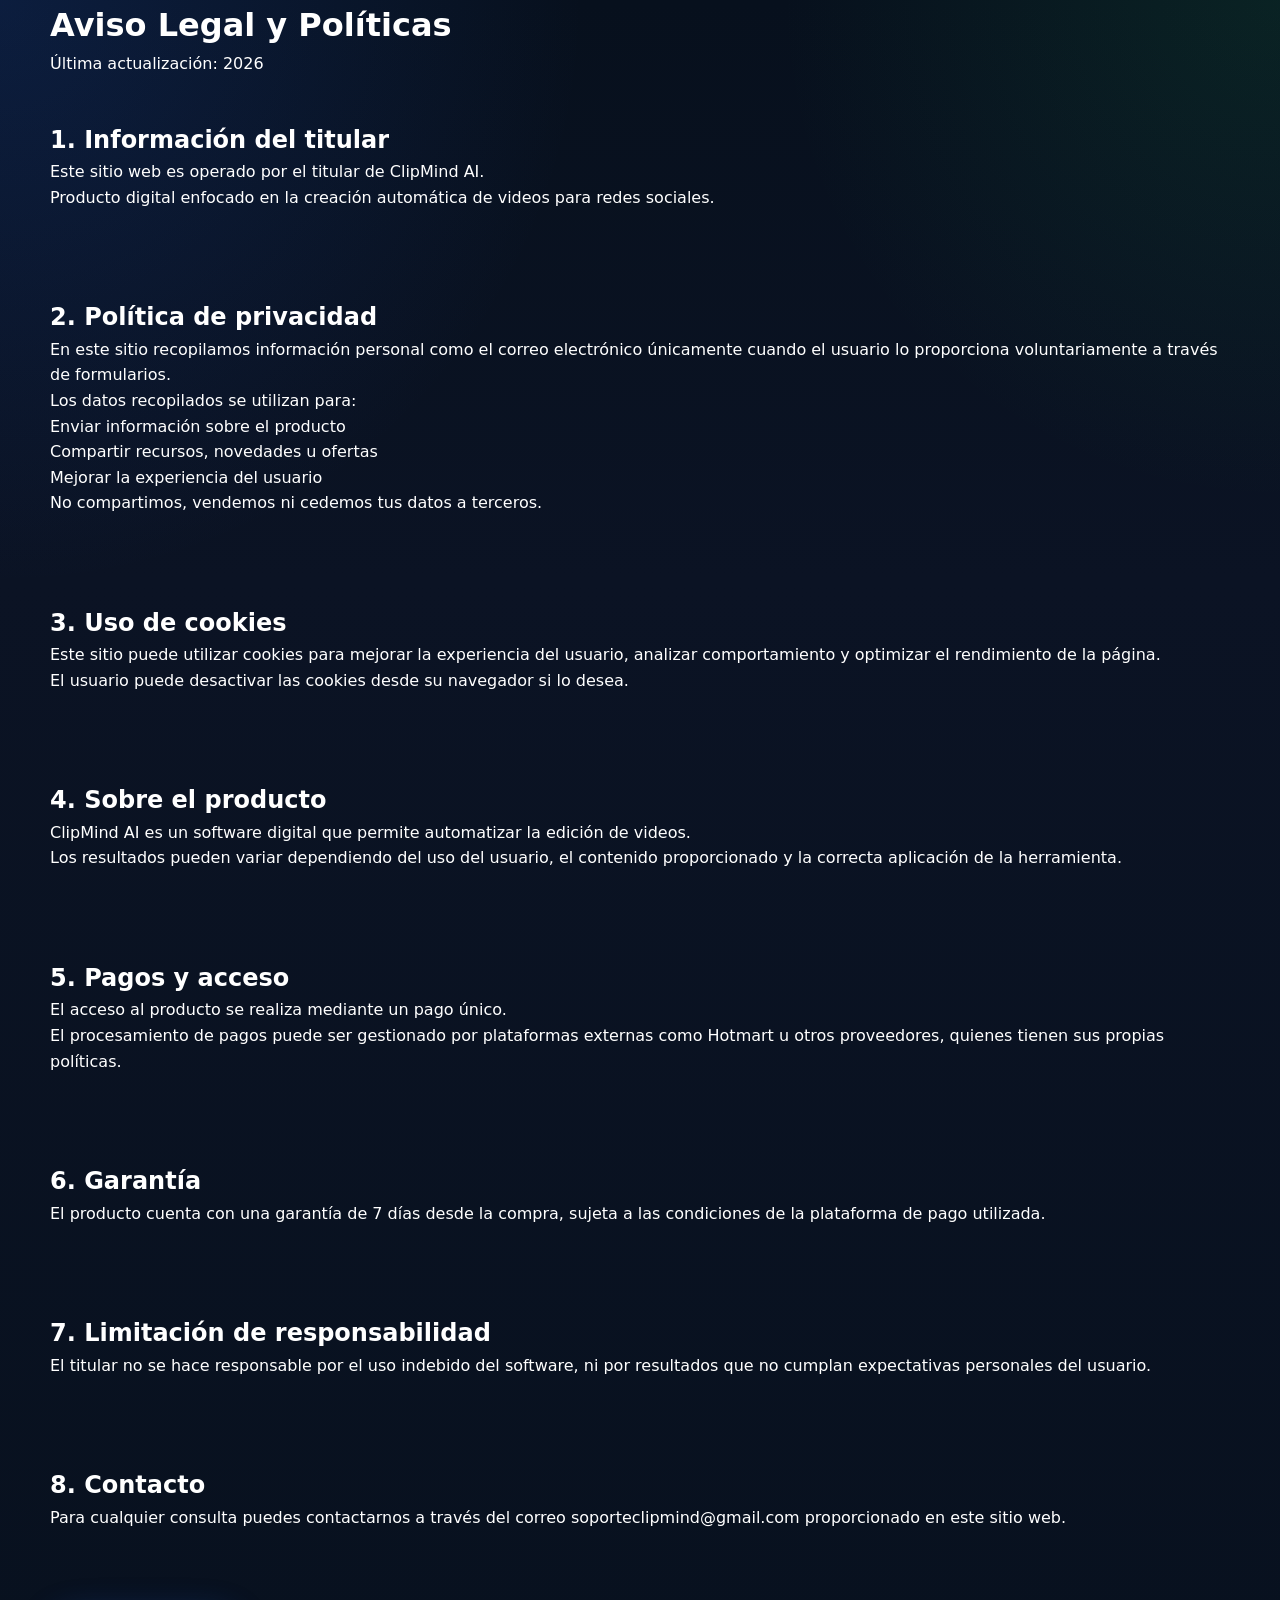
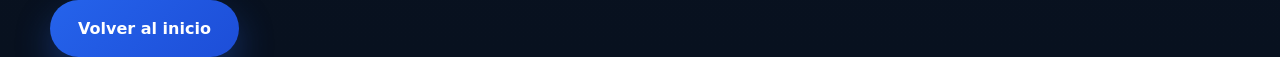
<file: legal.html>
<!DOCTYPE html>
<html lang="es">
<head>
  <meta charset="UTF-8">
  <meta name="viewport" content="width=device-width, initial-scale=1.0">
  <title>Aviso Legal | ClipMind AI</title>
  <meta name="robots" content="noindex">
  <link rel="stylesheet" href="styles.css">
</head>

<body>
  <main class="legal-page">
    <div class="container">
      <h1>Aviso Legal y Políticas</h1>

      <p>Última actualización: 2026</p>

      <!-- IDENTIDAD -->
      <section>
        <h2>1. Información del titular</h2>
        <p>
          Este sitio web es operado por el titular de ClipMind AI.<br>
          Producto digital enfocado en la creación automática de videos para redes sociales.
        </p>
      </section>

      <!-- PRIVACIDAD -->
      <section>
        <h2>2. Política de privacidad</h2>
        <p>
          En este sitio recopilamos información personal como el correo electrónico
          únicamente cuando el usuario lo proporciona voluntariamente a través de formularios.
        </p>

        <p>Los datos recopilados se utilizan para:</p>
        <ul>
          <li>Enviar información sobre el producto</li>
          <li>Compartir recursos, novedades u ofertas</li>
          <li>Mejorar la experiencia del usuario</li>
        </ul>

        <p>
          No compartimos, vendemos ni cedemos tus datos a terceros.
        </p>
      </section>

      <!-- COOKIES -->
      <section>
        <h2>3. Uso de cookies</h2>
        <p>
          Este sitio puede utilizar cookies para mejorar la experiencia del usuario,
          analizar comportamiento y optimizar el rendimiento de la página.
        </p>

        <p>
          El usuario puede desactivar las cookies desde su navegador si lo desea.
        </p>
      </section>

      <!-- PRODUCTO -->
      <section>
        <h2>4. Sobre el producto</h2>
        <p>
          ClipMind AI es un software digital que permite automatizar la edición de videos.
        </p>

        <p>
          Los resultados pueden variar dependiendo del uso del usuario, el contenido proporcionado
          y la correcta aplicación de la herramienta.
        </p>
      </section>

      <!-- PAGOS -->
      <section>
        <h2>5. Pagos y acceso</h2>
        <p>
          El acceso al producto se realiza mediante un pago único.
        </p>

        <p>
          El procesamiento de pagos puede ser gestionado por plataformas externas
          como Hotmart u otros proveedores, quienes tienen sus propias políticas.
        </p>
      </section>

      <!-- GARANTÍA -->
      <section>
        <h2>6. Garantía</h2>
        <p>
          El producto cuenta con una garantía de 7 días desde la compra,
          sujeta a las condiciones de la plataforma de pago utilizada.
        </p>
      </section>

      <!-- RESPONSABILIDAD -->
      <section>
        <h2>7. Limitación de responsabilidad</h2>
        <p>
          El titular no se hace responsable por el uso indebido del software,
          ni por resultados que no cumplan expectativas personales del usuario.
        </p>
      </section>

      <!-- CONTACTO -->
      <section>
        <h2>8. Contacto</h2>
        <p>
          Para cualquier consulta puedes contactarnos a través del correo soporteclipmind@gmail.com
          proporcionado en este sitio web.
        </p>
      </section>

      <br>
      <a href="/" class="cta-button">Volver al inicio</a>
    </div>
  </main>
</body>
</html>
</file>
<file: styles.css>
:root {
  --bg: #08111f;
  --bg-soft: #0d1830;
  --panel: rgba(15, 23, 42, 0.72);
  --panel-strong: #16213d;
  --border: rgba(255, 255, 255, 0.08);
  --text: #ffffff;
  --text-soft: #cbd5e1;
  --text-muted: #94a3b8;
  --primary: #2563eb;
  --primary-hover: #1d4ed8;
  --accent: #22c55e;
  --accent-hover: #16a34a;
  --warning: #f59e0b;
  --danger: #ef4444;
  --shadow: 0 24px 70px rgba(0, 0, 0, 0.38);
  --shadow-soft: 0 16px 36px rgba(0, 0, 0, 0.22);
  --radius: 22px;
  --radius-sm: 16px;
  --container: 1180px;
  --transition: 0.3s ease;
}

* {
  margin: 0;
  padding: 0;
  box-sizing: border-box;
}

html {
  scroll-behavior: smooth;
}

body {
  font-family: Inter, ui-sans-serif, system-ui, -apple-system, BlinkMacSystemFont, "Segoe UI", sans-serif;
  background:
    radial-gradient(circle at top left, rgba(37, 99, 235, 0.16), transparent 28%),
    radial-gradient(circle at top right, rgba(34, 197, 94, 0.1), transparent 24%),
    linear-gradient(180deg, #07101d 0%, #0b1324 35%, #08111f 100%);
  color: var(--text);
  line-height: 1.6;
  overflow-x: hidden;
}

img,
video,
iframe {
  max-width: 100%;
  display: block;
}

a {
  text-decoration: none;
  color: inherit;
}

ul {
  list-style: none;
}

section {
  padding: 44px 0;
  position: relative;
}

.container {
  width: min(100% - 32px, var(--container));
  margin: 0 auto;
}

/* HEADER */
.site-header {
  position: sticky;
  top: 0;
  z-index: 1000;
  backdrop-filter: blur(18px);
  background: rgba(8, 17, 32, 0.68);
  border-bottom: 1px solid rgba(255, 255, 255, 0.06);
  transition: background var(--transition), box-shadow var(--transition), border-color var(--transition);
}

.site-header.scrolled {
  background: rgba(8, 17, 32, 0.92);
  box-shadow: 0 10px 30px rgba(0, 0, 0, 0.22);
  border-bottom-color: rgba(255, 255, 255, 0.09);
}

.header-container {
  min-height: 78px;
  display: flex;
  align-items: center;
  justify-content: space-between;
  gap: 18px;
  position: relative;
}

.logo {
  display: inline-flex;
  align-items: center;
  gap: 12px;
  font-weight: 800;
  letter-spacing: -0.02em;
}

.logo-mark {
  width: 40px;
  height: 40px;
  border-radius: 12px;
  display: grid;
  place-items: center;
  background: linear-gradient(135deg, var(--primary), var(--accent));
  color: #fff;
  box-shadow: 0 10px 25px rgba(37, 99, 235, 0.35);
  font-size: 0.95rem;
}

.logo-text {
  font-size: 1.08rem;
  color: var(--text);
}

.nav {
  display: flex;
  align-items: center;
  gap: 28px;
}

.nav a {
  color: var(--text-soft);
  font-size: 0.96rem;
  transition: color var(--transition);
}

.nav a:hover {
  color: var(--text);
}

.cta-button-header {
  padding: 14px 22px;
  font-size: 0.95rem;
}

/* BUTTONS */
.cta-button,
.secondary-button,
.cta-button-secondary {
  display: inline-flex;
  align-items: center;
  justify-content: center;
  min-height: 54px;
  padding: 16px 28px;
  border-radius: 999px;
  font-weight: 800;
  font-size: 1rem;
  transition:
    transform var(--transition),
    box-shadow var(--transition),
    background var(--transition),
    border-color var(--transition),
    filter var(--transition);
  cursor: pointer;
  border: none;
}

.cta-button {
  background: linear-gradient(135deg, var(--primary), #1d4ed8);
  color: #fff;
  box-shadow: 0 16px 35px rgba(37, 99, 235, 0.34);
}

.cta-button:hover {
  transform: translateY(-2px);
  box-shadow: 0 22px 40px rgba(37, 99, 235, 0.42);
}

.secondary-button {
  color: var(--text);
  background: rgba(255, 255, 255, 0.04);
  border: 1px solid var(--border);
}

.secondary-button:hover {
  transform: translateY(-2px);
  background: rgba(255, 255, 255, 0.08);
}

.cta-button-secondary {
  background: linear-gradient(135deg, var(--accent), #16a34a);
  color: #fff;
  box-shadow: 0 16px 35px rgba(34, 197, 94, 0.28);
}

.cta-button-secondary:hover {
  transform: translateY(-2px);
  box-shadow: 0 22px 40px rgba(34, 197, 94, 0.34);
}

.cta-hovered {
  filter: brightness(1.03);
}

.cta-clicked {
  transform: scale(0.985);
}

/* TYPO */
.section-tag,
.hero-badge,
.demo-pill,
.preview-badge {
  display: inline-flex;
  align-items: center;
  gap: 8px;
  padding: 8px 14px;
  border-radius: 999px;
  font-size: 0.84rem;
  font-weight: 800;
  color: #dbeafe;
  background: rgba(37, 99, 235, 0.12);
  border: 1px solid rgba(37, 99, 235, 0.24);
}

.section-tag,
.hero-badge {
  margin-bottom: 18px;
}

.section-heading {
  max-width: 780px;
  margin-bottom: 46px;
}

.section-heading.center {
  margin-left: auto;
  margin-right: auto;
  text-align: center;
}

.section-heading h2,
.cta-box h2,
.guarantee-box h2,
.final-cta-box h2,
.pricing-box h2 {
  font-size: clamp(2rem, 4vw, 3.2rem);
  line-height: 1.08;
  letter-spacing: -0.04em;
  margin-bottom: 16px;
}

.section-heading p,
.cta-box p,
.guarantee-box p,
.final-cta-box p,
.pricing-subtitle {
  color: var(--text-soft);
  font-size: 1.05rem;
  max-width: 720px;
}

.highlight {
  background: linear-gradient(135deg, #60a5fa, #4ade80);
  -webkit-background-clip: text;
  background-clip: text;
  color: transparent;
}

/* CARDS BASE */
.problem-card,
.benefit-card,
.feature-card,
.testimonial-card,
.step-card,
.solution-item,
.faq-item,
.quick-proof-card,
.usage-step-card,
.vertical-video-card,
.cta-box,
.guarantee-box,
.final-cta-box,
.mockup-card,
.dashboard-preview,
.software-demo-card,
.pricing-box,
.problem-list li {
  backdrop-filter: blur(10px);
}

.problem-card,
.benefit-card,
.feature-card,
.testimonial-card,
.step-card,
.solution-item,
.faq-item,
.quick-proof-card,
.usage-step-card,
.vertical-video-card {
  background: linear-gradient(180deg, rgba(255, 255, 255, 0.05), rgba(255, 255, 255, 0.025));
  border: 1px solid var(--border);
  border-radius: var(--radius);
  padding: 26px;
  box-shadow: var(--shadow-soft);
  transition: transform var(--transition), border-color var(--transition), background var(--transition);
}

.problem-card:hover,
.benefit-card:hover,
.feature-card:hover,
.testimonial-card:hover,
.step-card:hover,
.solution-item:hover,
.faq-item:hover,
.quick-proof-card:hover,
.usage-step-card:hover,
.vertical-video-card:hover {
  transform: translateY(-4px);
  border-color: rgba(37, 99, 235, 0.26);
  background: linear-gradient(180deg, rgba(255, 255, 255, 0.075), rgba(255, 255, 255, 0.03));
}

.problem-card h3,
.benefit-card h3,
.feature-card h3,
.testimonial-card h3,
.solution-item h3,
.faq-item h3,
.step-card h3,
.quick-proof-card strong,
.usage-step-card h3,
.vertical-video-card h3 {
  font-size: 1.18rem;
  line-height: 1.2;
  margin-bottom: 12px;
  letter-spacing: -0.02em;
}

.problem-card p,
.benefit-card p,
.feature-card p,
.testimonial-card p,
.solution-item p,
.faq-item p,
.step-card p,
.quick-proof-card p,
.usage-step-card li,
.vertical-video-card p {
  color: var(--text-soft);
}

/* HERO */
.hero {
  padding-top: 36px;
  padding-bottom: 36px;
}

.hero-container,
.hero-container-enhanced {
  display: grid;
  grid-template-columns: 1.05fr 0.95fr;
  align-items: center;
  gap: 54px;
}

.hero-content h1 {
  font-size: clamp(2.8rem, 5vw, 5rem);
  line-height: 0.96;
  letter-spacing: -0.05em;
  max-width: 760px;
  margin-bottom: 22px;
}

.hero-subtitle {
  font-size: 1.12rem;
  color: var(--text-soft);
  max-width: 660px;
  margin-bottom: 24px;
}

.hero-mini-benefits {
  display: flex;
  flex-wrap: wrap;
  gap: 10px;
  margin-bottom: 24px;
}

.hero-mini-benefits span {
  padding: 10px 14px;
  border-radius: 999px;
  background: rgba(255, 255, 255, 0.05);
  border: 1px solid var(--border);
  color: #e2e8f0;
  font-size: 0.92rem;
  font-weight: 700;
}

.hero-actions {
  display: flex;
  flex-wrap: wrap;
  gap: 14px;
  margin-bottom: 24px;
}

.hero-offer-inline {
  display: flex;
  flex-wrap: wrap;
  align-items: center;
  gap: 12px;
  margin-bottom: 18px;
}

.old-price {
  color: var(--text-muted);
  text-decoration: line-through;
  font-weight: 700;
}

.discount-badge {
  background: rgba(239, 68, 68, 0.15);
  border: 1px solid rgba(239, 68, 68, 0.35);
  color: #fca5a5;
  padding: 7px 12px;
  border-radius: 999px;
  font-size: 0.86rem;
  font-weight: 800;
}

.new-price {
  font-size: 1.25rem;
  color: #ffffff;
}

.single-payment {
  color: #bbf7d0;
  font-weight: 800;
}

.hero-benefit {
  color: var(--text-muted);
  font-size: 1rem;
}

.hero-social-proof {
  color: #dbeafe;
  font-size: 0.95rem;
}

.hero-video-visual {
  position: relative;
}

.software-demo-card,
.mockup-card,
.dashboard-preview {
  position: relative;
  background: linear-gradient(180deg, rgba(255,255,255,0.08), rgba(255,255,255,0.03));
  border: 1px solid var(--border);
  border-radius: 28px;
  padding: 18px;
  box-shadow: var(--shadow);
  overflow: hidden;
}

.software-demo-card::before,
.mockup-card::before,
.dashboard-preview::before,
.cta-box::before,
.guarantee-box::before,
.final-cta-box::before,
.pricing-box::before {
  content: "";
  position: absolute;
  inset: 0;
  background: linear-gradient(135deg, rgba(37, 99, 235, 0.08), rgba(34, 197, 94, 0.05));
  pointer-events: none;
}

.software-demo-top {
  display: flex;
  justify-content: space-between;
  align-items: center;
  gap: 10px;
  margin-bottom: 16px;
  flex-wrap: wrap;
  position: relative;
  z-index: 1;
}

.demo-note {
  color: var(--text-muted);
  font-size: 0.9rem;
}

.software-demo-placeholder {
  min-height: 440px;
  border-radius: 22px;
  border: 1px dashed rgba(255,255,255,0.14);
  background:
    linear-gradient(180deg, rgba(255,255,255,0.04), rgba(255,255,255,0.02)),
    radial-gradient(circle at top, rgba(37,99,235,0.18), transparent 45%);
  display: flex;
  flex-direction: column;
  justify-content: center;
  align-items: center;
  padding: 28px;
  text-align: center;
  position: relative;
  z-index: 1;
}

.play-preview-button {
  width: 84px;
  height: 84px;
  border-radius: 50%;
  border: none;
  background: linear-gradient(135deg, var(--primary), var(--accent));
  color: #fff;
  font-size: 1.6rem;
  font-weight: 800;
  margin-bottom: 18px;
  box-shadow: 0 18px 35px rgba(37, 99, 235, 0.34);
  cursor: pointer;
}

.software-demo-placeholder p {
  font-size: 1.05rem;
  font-weight: 700;
  margin-bottom: 8px;
}

.software-demo-placeholder small {
  color: var(--text-muted);
  max-width: 320px;
}

.mockup-card img,
.dashboard-preview img,
.software-demo-card img,
.software-demo-card video,
.software-demo-card iframe {
  border-radius: 18px;
  width: 100%;
  object-fit: cover;
}

/* QUICK PROOF */
.quick-proof {
  padding-top: 10px;
  padding-bottom: 20px;
}

.quick-proof-grid {
  display: grid;
  grid-template-columns: repeat(3, minmax(0, 1fr));
  gap: 18px;
}

.featured-proof-card {
  background: linear-gradient(180deg, rgba(37,99,235,0.18), rgba(255,255,255,0.04));
  border-color: rgba(37,99,235,0.25);
}

/* PROBLEM */
.problem-grid,
.benefits-grid,
.features-grid,
.testimonials-grid {
  display: grid;
  grid-template-columns: repeat(2, minmax(0, 1fr));
  gap: 22px;
}

.problem-list-wrapper {
  margin-top: 30px;
}

.problem-list {
  display: grid;
  grid-template-columns: repeat(2, minmax(0, 1fr));
  gap: 14px;
}

.problem-list li {
  position: relative;
  padding: 18px 18px 18px 48px;
  border-radius: 16px;
  background: rgba(255, 255, 255, 0.035);
  border: 1px solid var(--border);
  color: var(--text-soft);
}

.problem-list li::before {
  content: "•";
  position: absolute;
  left: 20px;
  top: 14px;
  font-size: 1.8rem;
  line-height: 1;
  color: #60a5fa;
}

/* SOLUTION */
.solution-container {
  display: grid;
  grid-template-columns: 1fr 0.9fr;
  gap: 40px;
  align-items: center;
}

.solution-content {
  display: flex;
  flex-direction: column;
  justify-content: center;
}

.solution-visual {
  display: flex;
  align-items: center;
  justify-content: center;
}

.solution-visual .dashboard-preview {
  width: 100%;
  margin: auto 0;
}

.solution-visual .dashboard-preview img {
  width: 100%;
  height: auto;
  object-fit: contain;
  display: block;
}

.solution-points,
.compact-solution-points {
  display: grid;
  gap: 16px;
}

.highlight-item {
  border-color: rgba(34,197,94,0.22);
  background: linear-gradient(180deg, rgba(34,197,94,0.12), rgba(255,255,255,0.03));
}

.feature-stack-preview {
  position: relative;
}

.feature-stack-preview .preview-badge {
  position: absolute;
  top: 28px;
  left: 28px;
  z-index: 2;
}

/* BENEFITS / FEATURES */
.benefits-grid,
.features-grid {
  grid-template-columns: repeat(3, minmax(0, 1fr));
}

/* OLD WORKFLOW SUPPORT */
.workflow-steps {
  display: grid;
  grid-template-columns: repeat(3, minmax(0, 1fr));
  gap: 22px;
}

.step-card {
  position: relative;
  padding-top: 78px;
}

.step-number {
  display: inline-flex;
  align-items: center;
  justify-content: center;
  min-height: 40px;
  padding: 0 14px;
  border-radius: 12px;
  background: linear-gradient(135deg, var(--primary), var(--accent));
  color: #fff;
  font-weight: 800;
  font-size: 0.92rem;
  box-shadow: 0 12px 30px rgba(37, 99, 235, 0.24);
}

.step-card .step-number {
  position: absolute;
  top: 24px;
  left: 24px;
}

/* USAGE STEPS */
.usage-steps-grid {
  display: grid;
  grid-template-columns: repeat(3, minmax(0, 1fr));
  gap: 22px;
}

.usage-step-card {
  position: relative;
  padding: 28px 24px 24px;
  border-radius: 24px;
}

.usage-step-card .step-number {
  position: static;
  margin-bottom: 18px;
}

.usage-step-card ul {
  display: grid;
  gap: 12px;
}

.usage-step-card li {
  position: relative;
  padding-left: 24px;
}

.usage-step-card li::before {
  content: "✓";
  position: absolute;
  left: 0;
  top: 0;
  color: #4ade80;
  font-weight: 800;
}

.featured-step {
  border-color: rgba(37,99,235,0.26);
  background: linear-gradient(180deg, rgba(37,99,235,0.16), rgba(255,255,255,0.03));
}

.success-step {
  border-color: rgba(34,197,94,0.22);
  background: linear-gradient(180deg, rgba(34,197,94,0.13), rgba(255,255,255,0.03));
}

/* RESULTS SHOWCASE */
.results-showcase {
  overflow: hidden;
}

.vertical-video-grid {
  display: grid;
  grid-template-columns: repeat(3, minmax(0, 1fr));
  gap: 22px;
}

.vertical-video-frame {
  aspect-ratio: 9 / 16;
  width: 100%;
  max-width: 270px;
  margin: 0 auto 18px;
  border-radius: 24px;
  overflow: hidden;
  border: 1px solid rgba(255,255,255,0.08);
  background:
    linear-gradient(180deg, rgba(255,255,255,0.06), rgba(255,255,255,0.02)),
    radial-gradient(circle at top, rgba(34,197,94,0.16), transparent 40%);
  display: flex;
  align-items: center;
  justify-content: center;
}

.vertical-video-frame video,
.vertical-video-frame iframe,
.vertical-video-frame img {
  width: 100%;
  height: 100%;
  object-fit: cover;
}

.video-placeholder-inner {
  text-align: center;
  padding: 20px;
}

.video-placeholder-inner span {
  display: block;
  font-weight: 800;
  margin-bottom: 8px;
}

.video-placeholder-inner small {
  color: var(--text-muted);
}

.vertical-video-card h3,
.vertical-video-card p {
  text-align: center;
}

.featured-video-card {
  transform: translateY(-8px);
  border-color: rgba(37,99,235,0.24);
  background: linear-gradient(180deg, rgba(37,99,235,0.15), rgba(255,255,255,0.03));
}

/* TESTIMONIALS */
.testimonial-header {
  display: flex;
  align-items: center;
  gap: 14px;
  margin-bottom: 18px;
}

.testimonial-header img {
  width: 62px;
  height: 62px;
  border-radius: 50%;
  object-fit: cover;
  border: 2px solid rgba(255, 255, 255, 0.08);
}

.testimonial-header p {
  color: var(--text-muted);
  font-size: 0.95rem;
}

/* CTA / OFFER */
.cta-container {
  display: flex;
  justify-content: center;
}

.cta-box,
.final-cta-box,
.pricing-box {
  text-align: center;
}

.cta-box {
  width: 100%;
  max-width: 980px;
  padding: 42px 28px;
  border-radius: 28px;
  background:
    linear-gradient(180deg, rgba(37, 99, 235, 0.12), rgba(255, 255, 255, 0.04)),
    rgba(255, 255, 255, 0.03);
  border: 1px solid rgba(37, 99, 235, 0.18);
  box-shadow: var(--shadow);
  overflow: hidden;
  position: relative;
}

.cta-box p,
.guarantee-box p,
.final-cta-box p,
.pricing-subtitle {
  max-width: 760px;
  margin-left: auto;
  margin-right: auto;
}

.cta-actions {
  display: flex;
  justify-content: center;
  flex-wrap: wrap;
  gap: 14px;
  margin: 28px 0 16px;
}

.cta-note {
  color: var(--text-muted);
}

.pricing-offer {
  padding-top: 76px;
  padding-bottom: 76px;
}

.pricing-box {
  max-width: 920px;
  margin: 0 auto;
  padding: 44px 28px;
  border-radius: 30px;
  background:
    linear-gradient(180deg, rgba(37,99,235,0.16), rgba(255,255,255,0.04)),
    rgba(255,255,255,0.03);
  border: 1px solid rgba(37,99,235,0.22);
  box-shadow: var(--shadow);
  overflow: hidden;
  position: relative;
}

.pricing-highlight {
  display: flex;
  flex-wrap: wrap;
  justify-content: center;
  align-items: center;
  gap: 14px;
  margin-bottom: 22px;
}

.pricing-old {
  text-decoration: line-through;
  color: var(--text-muted);
  font-size: 1rem;
  font-weight: 700;
}

.pricing-discount {
  background: rgba(239,68,68,0.16);
  color: #fecaca;
  border: 1px solid rgba(239,68,68,0.35);
  padding: 8px 14px;
  border-radius: 999px;
  font-size: 0.9rem;
  font-weight: 800;
}

.pricing-new {
  font-size: clamp(2rem, 5vw, 3.5rem);
  line-height: 1;
  letter-spacing: -0.05em;
  color: #ffffff;
}

.pricing-mode {
  color: #bbf7d0;
  font-weight: 800;
}

.pricing-benefits-list {
  display: flex;
  flex-wrap: wrap;
  justify-content: center;
  gap: 12px;
  margin-bottom: 28px;
}

.pricing-benefits-list span {
  padding: 10px 14px;
  border-radius: 999px;
  background: rgba(255,255,255,0.05);
  border: 1px solid var(--border);
  color: var(--text-soft);
  font-size: 0.92rem;
  font-weight: 700;
}

/* NUEVO PRICING MEJORADO */
.pricing-highlight-vertical {
  display: flex;
  flex-direction: column;
  align-items: center;
  gap: 12px;
  margin: 0 auto 26px;
  padding: 30px 24px;
  border-radius: 26px;
  background:
    linear-gradient(180deg, rgba(255,255,255,0.07), rgba(255,255,255,0.03)),
    radial-gradient(circle at top, rgba(37,99,235,0.18), transparent 55%);
  border: 1px solid rgba(255,255,255,0.08);
  max-width: 460px;
  box-shadow: inset 0 1px 0 rgba(255,255,255,0.05);
}

.pricing-eyebrow {
  display: inline-flex;
  align-items: center;
  justify-content: center;
  padding: 8px 14px;
  border-radius: 999px;
  background: rgba(245, 158, 11, 0.14);
  border: 1px solid rgba(245, 158, 11, 0.3);
  color: #fde68a;
  font-size: 0.8rem;
  font-weight: 800;
  letter-spacing: 0.08em;
}

.pricing-highlight-vertical .pricing-old {
  text-decoration: line-through;
  color: var(--text-muted);
  font-size: 1rem;
  font-weight: 700;
}

.pricing-highlight-vertical .pricing-discount {
  background: rgba(239, 68, 68, 0.16);
  color: #fecaca;
  border: 1px solid rgba(239, 68, 68, 0.34);
  padding: 9px 16px;
  border-radius: 999px;
  font-size: 0.92rem;
  font-weight: 800;
}

.pricing-highlight-vertical .pricing-new {
  font-size: clamp(2.4rem, 5vw, 4rem);
  line-height: 0.95;
  letter-spacing: -0.05em;
  color: #ffffff;
  text-align: center;
  text-shadow: 0 10px 30px rgba(37, 99, 235, 0.2);
}

.pricing-highlight-vertical .pricing-mode {
  color: #bbf7d0;
  font-size: 1rem;
  font-weight: 800;
}

.pricing-benefits-checks {
  display: grid;
  grid-template-columns: repeat(2, minmax(0, 1fr));
  gap: 12px;
  max-width: 760px;
  margin: 0 auto 28px;
}

.pricing-benefits-checks span {
  display: flex;
  align-items: center;
  gap: 10px;
  padding: 14px 16px;
  border-radius: 16px;
  background: rgba(255,255,255,0.045);
  border: 1px solid rgba(255,255,255,0.07);
  color: var(--text-soft);
  font-size: 0.95rem;
  font-weight: 700;
  text-align: left;
}

.pricing-benefits-checks span i {
  width: 24px;
  height: 24px;
  min-width: 24px;
  border-radius: 50%;
  display: grid;
  place-items: center;
  font-style: normal;
  font-size: 0.84rem;
  font-weight: 900;
  color: #052e16;
  background: linear-gradient(135deg, #4ade80, #22c55e);
  box-shadow: 0 8px 18px rgba(34, 197, 94, 0.24);
}

/* GUARANTEE */
.guarantee-box {
  border-radius: 28px;
  padding: 40px 30px;
  background:
    linear-gradient(180deg, rgba(34, 197, 94, 0.12), rgba(255, 255, 255, 0.03)),
    rgba(255, 255, 255, 0.025);
  border: 1px solid rgba(34, 197, 94, 0.18);
  box-shadow: var(--shadow-soft);
  overflow: hidden;
  position: relative;
}

.guarantee-content {
  max-width: 820px;
}

/* FAQ */
.faq-list {
  display: grid;
  gap: 18px;
}

.faq-item {
  padding: 24px 24px 22px;
  position: relative;
}

.faq-item h3 {
  position: relative;
  padding-right: 36px;
  cursor: pointer;
  user-select: none;
  margin-bottom: 10px;
}

.faq-item h3::after {
  content: "+";
  position: absolute;
  right: 0;
  top: 50%;
  transform: translateY(-50%);
  font-size: 1.4rem;
  font-weight: 600;
  color: #60a5fa;
  transition: transform 0.25s ease;
}

.faq-item.active h3::after {
  content: "−";
}

/* FINAL CTA */
.final-cta-box {
  padding: 46px 28px;
  border-radius: 30px;
  background:
    linear-gradient(180deg, rgba(37, 99, 235, 0.12), rgba(34, 197, 94, 0.08)),
    rgba(255, 255, 255, 0.03);
  border: 1px solid rgba(255, 255, 255, 0.08);
  box-shadow: var(--shadow);
  overflow: hidden;
  position: relative;
}

.final-cta-urgency {
  margin-top: 16px;
  margin-bottom: 26px;
  color: #dbeafe !important;
  font-weight: 700;
}

/* FOOTER */
.site-footer {
  padding: 34px 0 50px;
  border-top: 1px solid rgba(255, 255, 255, 0.06);
  background: rgba(8, 17, 32, 0.55);
}

.footer-container {
  display: grid;
  grid-template-columns: 1.4fr 1fr 1fr;
  gap: 28px;
  align-items: start;
}

.site-footer h3 {
  font-size: 1.15rem;
  margin-bottom: 10px;
}

.site-footer p,
.footer-links a {
  color: var(--text-muted);
}

.footer-links {
  display: grid;
  gap: 10px;
}

.footer-links a:hover {
  color: var(--text);
}

/* REVEAL */
.reveal {
  opacity: 0;
  transform: translateY(26px);
  transition: opacity 0.75s ease, transform 0.75s ease;
}

.reveal.revealed {
  opacity: 1;
  transform: translateY(0);
}

/* FOCUS */
.cta-button:focus,
.secondary-button:focus,
.cta-button-secondary:focus,
.nav a:focus,
.footer-links a:focus,
.mobile-menu-toggle:focus,
.play-preview-button:focus {
  outline: 2px solid rgba(96, 165, 250, 0.9);
  outline-offset: 3px;
}

/* MOBILE MENU */
.mobile-menu-toggle {
  display: none;
  width: 48px;
  height: 48px;
  border: 1px solid rgba(255, 255, 255, 0.08);
  background: rgba(255, 255, 255, 0.04);
  border-radius: 14px;
  cursor: pointer;
  padding: 0;
  align-items: center;
  justify-content: center;
  flex-direction: column;
  gap: 5px;
  transition: background 0.3s ease, border-color 0.3s ease;
}

.mobile-menu-toggle:hover {
  background: rgba(255, 255, 255, 0.08);
}

.mobile-menu-toggle span {
  display: block;
  width: 20px;
  height: 2px;
  background: #ffffff;
  border-radius: 999px;
  transition: transform 0.3s ease, opacity 0.3s ease;
}

.mobile-menu-toggle.active span:nth-child(1) {
  transform: translateY(7px) rotate(45deg);
}

.mobile-menu-toggle.active span:nth-child(2) {
  opacity: 0;
}

.mobile-menu-toggle.active span:nth-child(3) {
  transform: translateY(-7px) rotate(-45deg);
}
.hero-visual-panel {
  background: linear-gradient(180deg, rgba(255,255,255,0.07), rgba(255,255,255,0.03));
  border: 1px solid var(--border);
  border-radius: 28px;
  padding: 28px;
  box-shadow: var(--shadow);
  position: relative;
  overflow: hidden;
}

.hero-visual-panel::before {
  content: "";
  position: absolute;
  inset: 0;
  background: linear-gradient(135deg, rgba(37, 99, 235, 0.08), rgba(34, 197, 94, 0.05));
  pointer-events: none;
}

.hero-visual-badge {
  position: relative;
  z-index: 1;
  display: inline-flex;
  padding: 8px 14px;
  border-radius: 999px;
  background: rgba(37, 99, 235, 0.12);
  border: 1px solid rgba(37, 99, 235, 0.24);
  color: #dbeafe;
  font-size: 0.84rem;
  font-weight: 800;
  margin-bottom: 18px;
}

.hero-visual-list {
  position: relative;
  z-index: 1;
  display: grid;
  gap: 16px;
}

.hero-visual-item {
  padding: 18px;
  border-radius: 18px;
  background: rgba(255,255,255,0.04);
  border: 1px solid rgba(255,255,255,0.07);
}

.hero-visual-item strong {
  display: block;
  font-size: 1.05rem;
  margin-bottom: 6px;
  color: #ffffff;
}

.hero-visual-item span {
  color: var(--text-soft);
  font-size: 0.95rem;
}

.hero-centered {
  padding-top: 30px;
  padding-bottom: 44px;
}

.hero-content-centered {
  max-width: 860px;
  margin: 0 auto;
  text-align: center;
}

.hero-content-centered .hero-badge {
  justify-content: center;
}

.hero-content-centered h1 {
  margin-left: auto;
  margin-right: auto;
  max-width: 900px;
}

.hero-content-centered .hero-subtitle {
  margin-left: auto;
  margin-right: auto;
  max-width: 760px;
}

.hero-content-centered .hero-actions {
  justify-content: center;
}

.hero-content-centered .hero-benefit {
  max-width: 760px;
  margin-left: auto;
  margin-right: auto;
}
.video-thumbnail-card {
  position: relative;
  aspect-ratio: 9 / 16;
  width: 100%;
  max-width: 270px;
  margin: 0 auto 18px;
  border-radius: 24px;
  overflow: hidden;
  border: 1px solid rgba(255,255,255,0.08);
  background-size: cover;
  background-position: center;
  background-repeat: no-repeat;
  cursor: pointer;
  display: flex;
  align-items: center;
  justify-content: center;
}

.video-thumbnail-card::before {
  content: "";
  position: absolute;
  inset: 0;
  background: linear-gradient(180deg, rgba(8,17,32,0.10), rgba(8,17,32,0.34));
}

.video-thumbnail-card iframe {
  position: relative;
  z-index: 1;
  width: 100%;
  height: 100%;
  border: 0;
}

.video-play-button {
  position: relative;
  z-index: 1;
  width: 72px;
  height: 72px;
  border: none;
  border-radius: 50%;
  background: rgba(255,255,255,0.16);
  color: #fff;
  font-size: 1.4rem;
  cursor: pointer;
  backdrop-filter: blur(8px);
  box-shadow: 0 14px 30px rgba(0,0,0,0.28);
}
.pricing-box-refined {
  max-width: 760px;
  padding: 38px 24px;
}

.pricing-box-refined h2 {
  margin-bottom: 12px;
}

.pricing-box-refined .pricing-subtitle {
  max-width: 620px;
  margin-left: auto;
  margin-right: auto;
  margin-bottom: 24px;
  font-size: 1rem;
}

.pricing-card-compact {
  max-width: 520px;
  gap: 10px;
  padding: 24px 20px;
  border-radius: 24px;
  margin-bottom: 18px;
}

.pricing-card-compact .pricing-old {
  font-size: 0.95rem;
}

.pricing-card-compact .pricing-discount {
  font-size: 0.88rem;
  padding: 8px 14px;
}

.pricing-card-compact .pricing-new {
  font-size: clamp(2.2rem, 4vw, 3.2rem);
  line-height: 0.95;
}

.pricing-card-compact .pricing-mode {
  font-size: 0.95rem;
}

.pricing-benefits-inside {
  width: 100%;
  margin: 10px 0 4px;
  grid-template-columns: 1fr 1fr;
  gap: 10px;
}

.pricing-benefits-inside span {
  padding: 12px 14px;
  font-size: 0.9rem;
  border-radius: 14px;
}

.payment-methods {
  width: 100%;
  margin-top: 8px;
  display: grid;
  gap: 10px;
  justify-items: center;
}

.payment-methods-label {
  font-size: 0.84rem;
  font-weight: 700;
  color: var(--text-muted);
  text-transform: uppercase;
  letter-spacing: 0.06em;
}

.payment-methods-logos {
  display: flex;
  flex-wrap: wrap;
  justify-content: center;
  gap: 10px;
}

.payment-logo {
  min-width: 88px;
  padding: 10px 14px;
  border-radius: 12px;
  background: rgba(255,255,255,0.05);
  border: 1px solid rgba(255,255,255,0.08);
  color: #ffffff;
  font-size: 0.88rem;
  font-weight: 800;
  text-align: center;
}

.pricing-cta-button {
  width: 100%;
  max-width: 280px;
  margin-top: 10px;
}

.pricing-box-refined .cta-note {
  font-size: 0.92rem;
  max-width: 520px;
  margin-left: auto;
  margin-right: auto;
}
.payment-logo-img {
  height: 28px;
  width: auto;
  display: block;
  filter: brightness(1);
}
.guarantee-box-enhanced {
  display: flex;
  align-items: center;
  justify-content: center;
  gap: 24px;
  text-align: left;
}

.guarantee-icon {
  width: 132px;
  height: 132px;
  min-width: 132px;
  border-radius: 34px;
  display: flex;
  align-items: center;
  justify-content: center;
  background: linear-gradient(135deg, rgba(34,197,94,0.20), rgba(37,99,235,0.16));
  border: 1px solid rgba(255,255,255,0.09);
  box-shadow: 0 20px 46px rgba(0, 0, 0, 0.24);
  color: #dcfce7;
}

.guarantee-icon svg {
  width: 64px;
  height: 64px;
  display: block;
}
.guarantee-box-enhanced .guarantee-content {
  max-width: 720px;
}

.guarantee-box-enhanced .section-tag {
  margin-bottom: 14px;
}

.guarantee-box-enhanced h2 {
  margin-bottom: 12px;
}
.lead-popup {
  position: fixed;
  inset: 0;
  background: rgba(0,0,0,0.6);
  backdrop-filter: blur(6px);
  display: flex;
  align-items: center;
  justify-content: center;
  opacity: 0;
  pointer-events: none;
  transition: 0.3s ease;
  z-index: 9999;
}

.lead-popup.active {
  opacity: 1;
  pointer-events: auto;
}

.lead-popup-content {
  background: #0b1324;
  border: 1px solid rgba(255,255,255,0.08);
  padding: 28px;
  border-radius: 22px;
  max-width: 420px;
  width: 90%;
  text-align: center;
  box-shadow: 0 30px 80px rgba(0,0,0,0.5);
  position: relative;
}

.lead-popup-content h3 {
  font-size: 1.3rem;
  margin-bottom: 10px;
}

.lead-popup-content p {
  color: #cbd5e1;
  margin-bottom: 18px;
}

.lead-input {
  width: 100%;
  padding: 14px;
  border-radius: 12px;
  border: 1px solid rgba(255,255,255,0.08);
  background: rgba(255,255,255,0.04);
  color: white;
  margin-bottom: 12px;
}

.lead-submit {
  width: 100%;
  padding: 14px;
  border-radius: 12px;
  border: none;
  font-weight: 800;
  background: linear-gradient(135deg, #2563eb, #22c55e);
  color: white;
  cursor: pointer;
}

.lead-close {
  position: absolute;
  top: 12px;
  right: 14px;
  background: none;
  border: none;
  color: white;
  font-size: 1.4rem;
  cursor: pointer;
}
.lead-message {
  min-height: 20px;
  margin-top: 10px;
  font-size: 0.92rem;
  font-weight: 600;
  color: #cbd5e1;
}

.lead-message.success {
  color: #86efac;
}

.lead-message.error {
  color: #fca5a5;
}
.step-card-media {
  cursor: pointer;
  position: relative;
}

.step-card-media::after {
  content: "Ampliar";
  position: absolute;
  right: 12px;
  bottom: 12px;
  padding: 6px 10px;
  border-radius: 999px;
  background: rgba(8, 17, 32, 0.72);
  border: 1px solid rgba(255,255,255,0.10);
  color: #fff;
  font-size: 0.8rem;
  font-weight: 700;
  pointer-events: none;
}

.video-modal {
  position: fixed;
  inset: 0;
  z-index: 3000;
  display: flex;
  align-items: center;
  justify-content: center;
  opacity: 0;
  pointer-events: none;
  transition: opacity 0.25s ease;
}

.video-modal.active {
  opacity: 1;
  pointer-events: auto;
}

.video-modal-backdrop {
  position: absolute;
  inset: 0;
  background: rgba(3, 8, 18, 0.82);
  backdrop-filter: blur(6px);
}

.video-modal-content {
  position: relative;
  z-index: 1;
  width: min(92vw, 1100px);
  background: #08111f;
  border: 1px solid rgba(255,255,255,0.10);
  border-radius: 24px;
  padding: 18px;
  box-shadow: 0 30px 80px rgba(0,0,0,0.45);
}

.video-modal-content video {
  width: 100%;
  max-height: 82vh;
  border-radius: 16px;
  background: #000;
}

.video-modal-close {
  position: absolute;
  top: -14px;
  right: -14px;
  width: 42px;
  height: 42px;
  border: none;
  border-radius: 50%;
  background: #ffffff;
  color: #08111f;
  font-size: 1.4rem;
  font-weight: 800;
  cursor: pointer;
  box-shadow: 0 10px 30px rgba(0,0,0,0.28);
}

body.video-modal-open {
  overflow: hidden;
}
/* TESTIMONIOS CARRUSEL */
.testimonials-carousel {
  position: relative;
  display: flex;
  align-items: center;
  gap: 14px;
}

.testimonials-viewport {
  overflow: hidden;
  width: 100%;
}

.testimonials-track {
  display: flex;
  transition: transform 0.45s ease;
  will-change: transform;
}

.testimonials-track .testimonial-card {
  flex: 0 0 calc(50% - 11px);
  margin-right: 22px;
}

.testimonials-track .testimonial-card:nth-last-child(1) {
  margin-right: 0;
}

.testimonial-nav {
  width: 46px;
  height: 46px;
  min-width: 46px;
  border-radius: 50%;
  border: 1px solid rgba(255,255,255,0.10);
  background: rgba(255,255,255,0.05);
  color: #ffffff;
  font-size: 1.6rem;
  line-height: 1;
  display: inline-flex;
  align-items: center;
  justify-content: center;
  cursor: pointer;
  transition: background 0.25s ease, transform 0.25s ease, border-color 0.25s ease;
}

.testimonial-nav:hover {
  background: rgba(255,255,255,0.10);
  border-color: rgba(255,255,255,0.18);
  transform: translateY(-1px);
}

.testimonials-dots {
  display: flex;
  justify-content: center;
  gap: 10px;
  margin-top: 22px;
}

.testimonials-dots button {
  width: 10px;
  height: 10px;
  border-radius: 50%;
  border: none;
  background: rgba(255,255,255,0.22);
  cursor: pointer;
  transition: transform 0.25s ease, background 0.25s ease;
}

.testimonials-dots button.active {
  background: #60a5fa;
  transform: scale(1.15);
}
.hero-with-image {
  position: relative;
  overflow: hidden;
  isolation: isolate;
}

.hero-with-image::before {
  content: "";
  position: absolute;
  inset: 0;
  z-index: -2;
  background:
    linear-gradient(180deg, rgba(7, 16, 29, 0.55) 0%, rgba(8, 17, 31, 0.80) 60%, rgba(8, 17, 31, 0.94) 100%),
    url("./img/BG-HERO.png") center center / cover no-repeat;
  filter: blur(2.5px) brightness(0.45);
  transform: scale(1.06);
}

.hero-with-image::after {
  content: "";
  position: absolute;
  inset: 0;
  z-index: -1;
  background:
    radial-gradient(circle at 20% 20%, rgba(37, 99, 235, 0.18), transparent 30%),
    radial-gradient(circle at 80% 20%, rgba(34, 197, 94, 0.12), transparent 25%);
}

.hero-with-image .container {
  position: relative;
  z-index: 2;
}

@media (max-width: 768px) {
  .testimonials-track .testimonial-card {
    flex: 0 0 100%;
    margin-right: 0;
  }

  .testimonials-carousel {
    gap: 10px;
  }

  .testimonial-nav {
    width: 40px;
    height: 40px;
    min-width: 40px;
    font-size: 1.35rem;
  }
}

/* RESPONSIVE */

@media (max-width: 768px) {
  .guarantee-box-enhanced {
    flex-direction: column;
    text-align: center;
    gap: 18px;
  }

  .guarantee-icon {
    width: 74px;
    height: 74px;
    min-width: 74px;
    border-radius: 20px;
  }

  .guarantee-icon svg {
    width: 34px;
    height: 34px;
  }

  .guarantee-box-enhanced .guarantee-content {
    max-width: 100%;
  }
}

@media (max-width: 1100px) {
  .hero-container,
  .hero-container-enhanced,
  .solution-container {
    grid-template-columns: 1fr;
  }

  .hero-content,
  .solution-content {
    order: 1;
  }

  .hero-visual,
  .solution-visual {
    order: 2;
  }

  .benefits-grid,
  .features-grid,
  .quick-proof-grid,
  .usage-steps-grid,
  .vertical-video-grid {
    grid-template-columns: repeat(2, minmax(0, 1fr));
  }

  .footer-container {
    grid-template-columns: 1fr 1fr;
  }
}
@media (max-width: 768px) {
  .pricing-box-refined {
    padding: 30px 18px;
  }

  .pricing-card-compact {
    max-width: 100%;
    padding: 22px 16px;
  }

  .pricing-benefits-inside {
    grid-template-columns: 1fr;
  }

  .payment-logo {
    min-width: 78px;
    font-size: 0.84rem;
    padding: 9px 12px;
  }

  .pricing-cta-button {
    max-width: 100%;
  }
  
}
@media (max-width: 820px) {
  .mobile-menu-toggle {
    display: inline-flex;
  }

  .nav {
    position: absolute;
    top: calc(100% + 10px);
    left: 16px;
    right: 16px;
    display: flex;
    flex-direction: column;
    gap: 0;
    background: rgba(8, 17, 32, 0.98);
    border: 1px solid rgba(255, 255, 255, 0.08);
    border-radius: 20px;
    box-shadow: 0 24px 50px rgba(0, 0, 0, 0.35);
    overflow: hidden;
    opacity: 0;
    pointer-events: none;
    transform: translateY(-8px);
    transition: opacity 0.25s ease, transform 0.25s ease;
    z-index: 1001;
  }

  .software-demo-video {
  min-height: 260px;
}

.pricing-highlight-vertical {
  padding: 24px 18px;
  max-width: 100%;
}

.pricing-benefits-checks {
  grid-template-columns: 1fr;
}

.pricing-highlight-vertical .pricing-new {
  font-size: 2.8rem;
}
}
  @media (max-width: 768px) {
  .container {
    padding: 0 15px; /* antes 20 → ahora 24 */
  }
  .nav a {
    padding: 16px 18px;
    border-bottom: 1px solid rgba(255, 255, 255, 0.05);
  }

  .nav a:last-child {
    border-bottom: none;
  }

  .nav.nav-open {
    opacity: 1;
    pointer-events: auto;
    transform: translateY(0);
  }

  body.menu-open {
    overflow: hidden;
  }

  section {
    padding: 36px 0;
  }

  .problem-grid,
  .benefits-grid,
  .features-grid,
  .workflow-steps,
  .testimonials-grid,
  .problem-list,
  .footer-container,
  .quick-proof-grid,
  .usage-steps-grid,
  .vertical-video-grid {
    grid-template-columns: 1fr;
  }

  .header-container {
    min-height: 72px;
  }

  .hero {
    padding-top: 46px;
  }

  .hero-content h1 {
    line-height: 1.02;
  }

  .hero-actions,
  .cta-actions,
  .hero-offer-inline,
  .pricing-highlight,
  .pricing-benefits-list,
  .hero-mini-benefits {
    flex-direction: column;
    align-items: stretch;
  }

  .pricing-highlight-vertical {
    padding: 24px 18px;
    max-width: 100%;
  }

  .pricing-benefits-checks {
    grid-template-columns: 1fr;
  }

  .pricing-highlight-vertical .pricing-new {
    font-size: 2.8rem;
  }

  .cta-button,
  .secondary-button,
  .cta-button-secondary {
    width: 100%;
  }

  .cta-button-header {
    display: none;
  }

  .software-demo-placeholder {
    min-height: 320px;
  }

  .vertical-video-frame {
    max-width: 300px;
  }

  .mockup-card,
  .dashboard-preview,
  .cta-box,
  .guarantee-box,
  .final-cta-box,
  .software-demo-card,
  .pricing-box {
    border-radius: 22px;
  }
  
}

@media (max-width: 560px) {
  .container {
    width: min(100% - 20px, var(--container));
  }

  .logo-text {
    font-size: 1rem;
  }

  .logo-mark {
    width: 36px;
    height: 36px;
    border-radius: 10px;
  }

  .hero-content h1 {
    font-size: 2.5rem;
  }

  .section-heading h2,
  .cta-box h2,
  .guarantee-box h2,
  .final-cta-box h2,
  .pricing-box h2 {
    line-height: 1.12;
  }

  .problem-card,
  .benefit-card,
  .feature-card,
  .testimonial-card,
  .step-card,
  .solution-item,
  .faq-item,
  .quick-proof-card,
  .usage-step-card,
  .vertical-video-card {
    padding: 22px;
  }

  .pricing-box,
  .cta-box,
  .guarantee-box,
  .final-cta-box {
    padding: 32px 20px;
  }

  .hero-subtitle,
  .section-heading p,
  .cta-box p,
  .guarantee-box p,
  .final-cta-box p,
  .pricing-subtitle {
    font-size: 1rem;
  }

  .pricing-new {
    font-size: 2.4rem;
  }

  .pricing-highlight-vertical .pricing-new {
    font-size: 2.35rem;
  }

  .pricing-benefits-checks span {
    padding: 13px 14px;
    font-size: 0.93rem;
  }
.testimonial-flag-img {
  width: 62px;
  height: 62px;
  min-width: 62px;
  border-radius: 50%;
  object-fit: cover;
  border: 2px solid rgba(255, 255, 255, 0.08);
  box-shadow: 0 10px 24px rgba(0, 0, 0, 0.18);
  background: rgba(255, 255, 255, 0.04);
}
.software-demo-live {
  padding: 0;
  overflow: hidden;
  background: #050b16;
  border: 1px solid rgba(255,255,255,0.08);
}

.software-demo-video {
  width: 100%;
  height: 100%;
  min-height: 440px;
  object-fit: cover;
  border-radius: 22px;
}

.media-steps-grid {
  align-items: stretch;
}

.step-card-media {
  margin-bottom: 18px;
  border-radius: 18px;
  overflow: hidden;
  border: 1px solid rgba(255,255,255,0.08);
  background: rgba(255,255,255,0.03);
}

.step-card-media video {
  width: 100%;
  aspect-ratio: 16 / 10;
  object-fit: cover;
  display: block;
}

.step-badge-optional {
  display: inline-flex;
  align-items: center;
  justify-content: center;
  margin-bottom: 14px;
  padding: 6px 12px;
  border-radius: 999px;
  background: rgba(245, 158, 11, 0.14);
  border: 1px solid rgba(245, 158, 11, 0.3);
  color: #fde68a;
  font-size: 0.78rem;
  font-weight: 800;
  letter-spacing: 0.04em;
}

.optional-step {
  border-color: rgba(245, 158, 11, 0.22);
  background: linear-gradient(180deg, rgba(245,158,11,0.10), rgba(255,255,255,0.03));
}

.steps-final-note {
  margin-top: 22px;
  text-align: center;
  color: var(--text-soft);
  font-size: 1rem;
  font-weight: 600;
}

.testimonial-flag-img {
  width: 62px;
  height: 62px;
  min-width: 62px;
  border-radius: 50%;
  object-fit: cover;
  border: 2px solid rgba(255, 255, 255, 0.08);
  box-shadow: 0 10px 24px rgba(0, 0, 0, 0.18);
  background: rgba(255, 255, 255, 0.04);
}

}
/* =========================================
   PRICING SECTION V2
   ========================================= */

.pricing-offer-v2 {
  padding-top: 72px;
  padding-bottom: 88px;
  position: relative;
}

.pricing-offer-v2::before {
  content: "";
  position: absolute;
  inset: 0;
  background:
    radial-gradient(circle at 20% 20%, rgba(37, 99, 235, 0.18), transparent 30%),
    radial-gradient(circle at 80% 30%, rgba(34, 197, 94, 0.10), transparent 24%);
  pointer-events: none;
}

.pricing-box-v2 {
  max-width: 1100px;
  margin: 0 auto;
  padding: 34px;
  border-radius: 32px;
  background:
    linear-gradient(180deg, rgba(20, 34, 64, 0.88), rgba(10, 19, 36, 0.94)),
    rgba(255,255,255,0.03);
  border: 1px solid rgba(255,255,255,0.08);
  box-shadow: 0 30px 80px rgba(0, 0, 0, 0.32);
  position: relative;
  overflow: hidden;
}

.pricing-box-v2::before {
  content: "";
  position: absolute;
  inset: 0;
  background:
    radial-gradient(circle at top left, rgba(37,99,235,0.16), transparent 35%),
    linear-gradient(135deg, rgba(255,255,255,0.03), rgba(255,255,255,0));
  pointer-events: none;
}

.pricing-layout-v2 {
  position: relative;
  z-index: 1;
  display: grid;
  grid-template-columns: 1.1fr 0.9fr;
  gap: 24px;
  align-items: stretch;
}

.pricing-main-v2,
.pricing-panel-v2 {
  border-radius: 26px;
  border: 1px solid rgba(255,255,255,0.08);
  backdrop-filter: blur(10px);
}

.pricing-main-v2 {
  padding: 34px;
  background:
    linear-gradient(180deg, rgba(255,255,255,0.06), rgba(255,255,255,0.025));
  text-align: left;
  display: flex;
  flex-direction: column;
  justify-content: center;
}

.pricing-badge-v2 {
  display: inline-flex;
  align-items: center;
  justify-content: center;
  align-self: flex-start;
  padding: 8px 14px;
  border-radius: 999px;
  background: rgba(245, 158, 11, 0.14);
  border: 1px solid rgba(245, 158, 11, 0.28);
  color: #fde68a;
  font-size: 0.8rem;
  font-weight: 800;
  letter-spacing: 0.08em;
  margin-bottom: 18px;
}

.pricing-main-v2 h2 {
  font-size: clamp(2.2rem, 4vw, 3.8rem);
  line-height: 0.98;
  letter-spacing: -0.05em;
  margin-bottom: 16px;
  max-width: 560px;
}

.pricing-subtitle-v2 {
  color: var(--text-soft);
  font-size: 1.04rem;
  max-width: 540px;
  margin-bottom: 28px;
}

.pricing-price-block-v2 {
  margin-bottom: 26px;
  padding: 24px;
  border-radius: 22px;
  background:
    linear-gradient(180deg, rgba(255,255,255,0.06), rgba(255,255,255,0.02)),
    radial-gradient(circle at top, rgba(37,99,235,0.14), transparent 50%);
  border: 1px solid rgba(255,255,255,0.08);
}

.pricing-compare-v2 {
  display: flex;
  align-items: center;
  gap: 12px;
  flex-wrap: wrap;
  margin-bottom: 12px;
}

.pricing-old-v2 {
  font-size: 1rem;
  color: var(--text-muted);
  text-decoration: line-through;
  font-weight: 700;
}

.pricing-discount-v2 {
  display: inline-flex;
  align-items: center;
  justify-content: center;
  padding: 7px 12px;
  border-radius: 999px;
  background: rgba(239, 68, 68, 0.14);
  border: 1px solid rgba(239, 68, 68, 0.32);
  color: #fecaca;
  font-size: 0.86rem;
  font-weight: 800;
}

.pricing-current-v2 {
  display: flex;
  flex-direction: column;
  gap: 4px;
  margin-bottom: 8px;
}

.pricing-currency-v2 {
  color: #dbeafe;
  font-size: 1rem;
  font-weight: 700;
}

.pricing-value-v2 {
  font-size: clamp(3rem, 6vw, 5rem);
  line-height: 0.95;
  letter-spacing: -0.06em;
  color: #ffffff;
  text-shadow: 0 12px 30px rgba(37, 99, 235, 0.18);
}

.pricing-payment-note-v2 {
  color: #bbf7d0;
  font-weight: 800;
  font-size: 1rem;
}

.pricing-actions-v2 {
  display: flex;
  flex-direction: column;
  align-items: flex-start;
  gap: 12px;
}

.pricing-cta-main-v2 {
  min-width: 260px;
}

.pricing-trust-note-v2 {
  color: var(--text-muted);
  font-size: 0.95rem;
}

.pricing-side-v2 {
  display: flex;
}

.pricing-panel-v2 {
  width: 100%;
  padding: 28px 24px;
  background:
    linear-gradient(180deg, rgba(255,255,255,0.05), rgba(255,255,255,0.025));
  box-shadow: inset 0 1px 0 rgba(255,255,255,0.04);
}

.pricing-panel-v2 h3 {
  font-size: 1.15rem;
  margin-bottom: 18px;
  letter-spacing: -0.02em;
}

.pricing-benefits-v2 {
  display: grid;
  gap: 14px;
}

.pricing-benefit-item-v2 {
  display: grid;
  grid-template-columns: 26px 1fr;
  gap: 12px;
  align-items: start;
  padding: 14px;
  border-radius: 16px;
  background: rgba(255,255,255,0.035);
  border: 1px solid rgba(255,255,255,0.06);
}

.benefit-icon-v2 {
  width: 26px;
  height: 26px;
  border-radius: 50%;
  display: grid;
  place-items: center;
  background: linear-gradient(135deg, #4ade80, #22c55e);
  color: #052e16;
  font-size: 0.8rem;
  font-weight: 900;
  box-shadow: 0 8px 18px rgba(34, 197, 94, 0.22);
}

.pricing-benefit-item-v2 strong {
  display: block;
  font-size: 0.98rem;
  margin-bottom: 2px;
  color: #fff;
}

.pricing-benefit-item-v2 p {
  color: var(--text-soft);
  font-size: 0.92rem;
  line-height: 1.45;
}

.pricing-divider-v2 {
  height: 1px;
  background: rgba(255,255,255,0.08);
  margin: 20px 0 18px;
}

.payment-methods-v2 {
  display: grid;
  gap: 12px;
  justify-items: center;
  text-align: center;
}
.payment-methods-label-v2 {
  color: var(--text-muted);
  font-size: 0.8rem;
  font-weight: 800;
  letter-spacing: 0.08em;
  text-transform: uppercase;
}

.payment-methods-logos-v2 {
  display: flex;
  flex-wrap: wrap;
  justify-content: center;
  align-items: center;
  gap: 14px;
  width: 100%;
}
.result-local-video {
  width: 100%;
  height: 100%;
  object-fit: cover;
  display: block;
}
.payment-methods-logos-v2 .payment-logo-img {
  height: 28px;
  width: auto;
  object-fit: contain;
  display: block;
}
.video-thumbnail-card.video-loaded::before {
  display: none;
}

.video-thumbnail-card.video-loaded {
  cursor: default;
}

.result-local-video {
  position: relative;
  z-index: 5;
  width: 100%;
  height: 100%;
  object-fit: cover;
  display: block;
}

.pricing-layout-v2 {
  display: grid;
  grid-template-columns: 1fr 0.9fr;
  gap: 34px;
  align-items: center;
}

.pricing-main-v2 {
  display: flex;
  flex-direction: column;
  align-items: center;
  text-align: center;
  justify-content: center;
}

.pricing-main-v2 .pricing-subtitle-v2,
.pricing-main-v2 .pricing-trust-note-v2 {
  margin-left: auto;
  margin-right: auto;
}

.pricing-compare-v2 {
  display: flex;
  flex-direction: column;
  align-items: center;
  gap: 8px;
  margin-bottom: 12px;
}

.pricing-discount-v2 {
  background: rgba(34, 197, 94, 0.16);
  color: #bbf7d0;
  border: 1px solid rgba(34, 197, 94, 0.35);
}

/* Responsive */
@media (max-width: 980px) {
  .pricing-layout-v2 {
    grid-template-columns: 1fr;
  }

  .pricing-main-v2,
  .pricing-panel-v2 {
    padding: 24px;
  }

  .pricing-main-v2 {
    text-align: center;
    align-items: center;
  }

  .pricing-badge-v2,
  .pricing-actions-v2 {
    align-self: center;
    align-items: center;
  }

  .pricing-subtitle-v2,
  .pricing-trust-note-v2 {
    max-width: 100%;
  }

  .pricing-cta-main-v2 {
    width: 100%;
    max-width: 320px;
  }
}

@media (max-width: 560px) {
  .pricing-offer-v2 {
    padding-top: 56px;
    padding-bottom: 64px;
  }

  .pricing-box-v2 {
    padding: 16px;
    border-radius: 24px;
  }

  .pricing-main-v2,
  .pricing-panel-v2 {
    padding: 20px 16px;
    border-radius: 20px;
  }

  .pricing-main-v2 h2 {
    font-size: 2.2rem;
  }

  .pricing-price-block-v2 {
    padding: 18px 16px;
  }

  .pricing-value-v2 {
    font-size: 2.8rem;
  }

  .pricing-benefit-item-v2 {
    grid-template-columns: 24px 1fr;
    padding: 12px;
  }

  .payment-methods-logos-v2 {
    justify-content: center;
  }
}
.access-page-body,
.admin-page {
  min-height: 100vh;
}

.access-page {
  min-height: calc(100vh - 78px);
  padding: 54px 0 80px;
}

.access-container {
  max-width: 1050px;
}

.access-container h1 {
  font-size: clamp(2.2rem, 5vw, 4rem);
  line-height: 1.02;
  letter-spacing: -0.05em;
  margin-bottom: 16px;
}

.access-card,
.download-card,
.admin-card {
  width: min(100%, 760px);
  margin: 0 auto;
  padding: 30px;
  border-radius: 28px;
  background:
    linear-gradient(180deg, rgba(255,255,255,0.065), rgba(255,255,255,0.028)),
    rgba(255,255,255,0.02);
  border: 1px solid rgba(255,255,255,0.08);
  box-shadow: var(--shadow-soft);
  backdrop-filter: blur(12px);
}

.access-card h2,
.download-card h2,
.admin-card h2 {
  font-size: clamp(1.45rem, 3vw, 2.1rem);
  line-height: 1.1;
  letter-spacing: -0.03em;
  margin-bottom: 10px;
}

.access-muted {
  color: var(--text-soft);
  margin-bottom: 22px;
}

.access-form {
  display: grid;
  gap: 12px;
}

.access-form label,
.copy-message-wrap label {
  color: #e2e8f0;
  font-weight: 800;
  font-size: 0.94rem;
}

.access-input {
  width: 100%;
  min-height: 52px;
  border-radius: 16px;
  border: 1px solid rgba(255,255,255,0.09);
  background: rgba(255,255,255,0.045);
  color: #fff;
  padding: 14px 16px;
  font: inherit;
  outline: none;
  transition: border-color 0.25s ease, box-shadow 0.25s ease, background 0.25s ease;
}

.access-input:focus {
  border-color: rgba(96, 165, 250, 0.75);
  box-shadow: 0 0 0 4px rgba(37, 99, 235, 0.18);
  background: rgba(255,255,255,0.065);
}

.access-input::placeholder {
  color: rgba(203, 213, 225, 0.62);
}

.access-button,
.access-secondary-button {
  display: inline-flex;
  align-items: center;
  justify-content: center;
  min-height: 52px;
  padding: 14px 22px;
  border-radius: 999px;
  border: none;
  cursor: pointer;
  font-weight: 900;
  color: #fff;
  background: linear-gradient(135deg, var(--primary), var(--primary-hover));
  box-shadow: 0 16px 34px rgba(37, 99, 235, 0.28);
  transition: transform 0.25s ease, box-shadow 0.25s ease, opacity 0.25s ease;
}

.access-button:hover,
.access-secondary-button:hover {
  transform: translateY(-2px);
  box-shadow: 0 20px 40px rgba(37, 99, 235, 0.34);
}

.access-button:disabled,
.access-secondary-button:disabled {
  opacity: 0.65;
  cursor: not-allowed;
  transform: none;
}

.access-button.success {
  background: linear-gradient(135deg, var(--accent), var(--accent-hover));
  box-shadow: 0 16px 34px rgba(34, 197, 94, 0.22);
}

.access-button.danger {
  background: linear-gradient(135deg, #ef4444, #dc2626);
  box-shadow: 0 16px 34px rgba(239, 68, 68, 0.22);
}

.status-message {
  min-height: 22px;
  color: var(--text-muted);
  font-weight: 700;
  font-size: 0.94rem;
}

.status-message.success {
  color: #86efac;
}

.status-message.error {
  color: #fca5a5;
}

.status-message.info {
  color: #bfdbfe;
}

.download-zone {
  display: grid;
  gap: 20px;
}

.download-card {
  width: min(100%, 900px);
}

.verified-card {
  text-align: center;
  background:
    linear-gradient(180deg, rgba(34,197,94,0.13), rgba(255,255,255,0.035)),
    rgba(255,255,255,0.02);
  border-color: rgba(34,197,94,0.20);
}

.verified-card p {
  color: var(--text-soft);
}

.download-buttons {
  display: flex;
  flex-wrap: wrap;
  justify-content: center;
  gap: 14px;
  margin: 26px 0 14px;
}

.download-buttons .cta-button,
.download-buttons .secondary-button,
.download-buttons .cta-button-secondary {
  min-width: 210px;
}

.install-steps ol,
.security-note ul {
  display: grid;
  gap: 12px;
  margin-top: 14px;
  padding-left: 22px;
  color: var(--text-soft);
}

.install-steps ol {
  list-style: decimal;
}

.security-note ul {
  list-style: disc;
}

.security-note,
.honest-note {
  border-color: rgba(245, 158, 11, 0.25);
  background:
    linear-gradient(180deg, rgba(245,158,11,0.10), rgba(255,255,255,0.025)),
    rgba(255,255,255,0.02);
}

.security-note strong,
.honest-note strong {
  color: #fde68a;
}

.security-note p,
.honest-note p {
  color: var(--text-soft);
}

.text-link-button {
  border: none;
  background: transparent;
  color: #93c5fd;
  cursor: pointer;
  font-weight: 800;
  margin-top: 8px;
}

.text-link-button:hover {
  color: #bfdbfe;
}

.admin-grid {
  display: grid;
  grid-template-columns: repeat(2, minmax(0, 1fr));
  gap: 22px;
  align-items: start;
}

.admin-grid .admin-card {
  width: 100%;
}

.copy-message-wrap {
  display: grid;
  gap: 10px;
  margin-top: 20px;
}

.copy-message {
  min-height: 190px;
  resize: vertical;
}

.buyer-result {
  margin-top: 20px;
  display: grid;
  gap: 10px;
}

.result-row {
  display: flex;
  justify-content: space-between;
  gap: 16px;
  padding: 12px 14px;
  border-radius: 14px;
  background: rgba(255,255,255,0.04);
  border: 1px solid rgba(255,255,255,0.06);
}

.result-row span {
  color: var(--text-muted);
  font-weight: 700;
}

.result-row strong {
  color: #fff;
  text-align: right;
  word-break: break-word;
}

.admin-actions {
  display: flex;
  gap: 12px;
  flex-wrap: wrap;
  margin-top: 12px;
}

.admin-actions .access-button {
  flex: 1;
  min-width: 150px;
}

@media (max-width: 900px) {
  .admin-grid {
    grid-template-columns: 1fr;
  }
}

@media (max-width: 640px) {
  .access-page {
    padding: 38px 0 58px;
  }

  .access-card,
  .download-card,
  .admin-card {
    padding: 22px;
    border-radius: 22px;
  }

  .download-buttons,
  .admin-actions {
    flex-direction: column;
  }

  .download-buttons .cta-button,
  .download-buttons .secondary-button,
  .download-buttons .cta-button-secondary,
  .access-button,
  .access-secondary-button {
    width: 100%;
  }

  .result-row {
    flex-direction: column;
    gap: 4px;
  }

  .result-row strong {
    text-align: left;
  }
}
.download-zone.is-hidden {
  display: none !important;
}

.download-zone.is-visible {
  display: grid !important;
}

a.is-disabled {
  pointer-events: none;
  opacity: 0.65;
  cursor: not-allowed;
}
/* =========================================================
   FIX SEGURIDAD VISUAL ADMIN
   Fuerza que los elementos hidden nunca se muestren por CSS.
   ========================================================= */

[hidden] {
  display: none !important;
}

#admin-panel.admin-locked {
  display: none !important;
}

#admin-lock.admin-hidden {
  display: none !important;
}
.warning-box {
  margin: 18px 0;
  padding: 16px 18px;
  border-radius: 16px;
  background: rgba(245, 158, 11, 0.12);
  border: 1px solid rgba(245, 158, 11, 0.28);
  color: var(--text-soft);
}

.warning-box strong {
  display: block;
  color: #fde68a;
  margin-bottom: 10px;
}

.warning-box ul {
  display: grid;
  gap: 8px;
  padding-left: 18px;
  list-style: disc;
}

.simple-steps {
  display: grid;
  gap: 12px;
  margin-top: 14px;
  padding-left: 22px;
}

.simple-steps li {
  color: var(--text-soft);
  padding-left: 4px;
}

.security-note h3 {
  margin-top: 18px;
  margin-bottom: 8px;
  font-size: 1.05rem;
  color: #ffffff;
}
</file>
